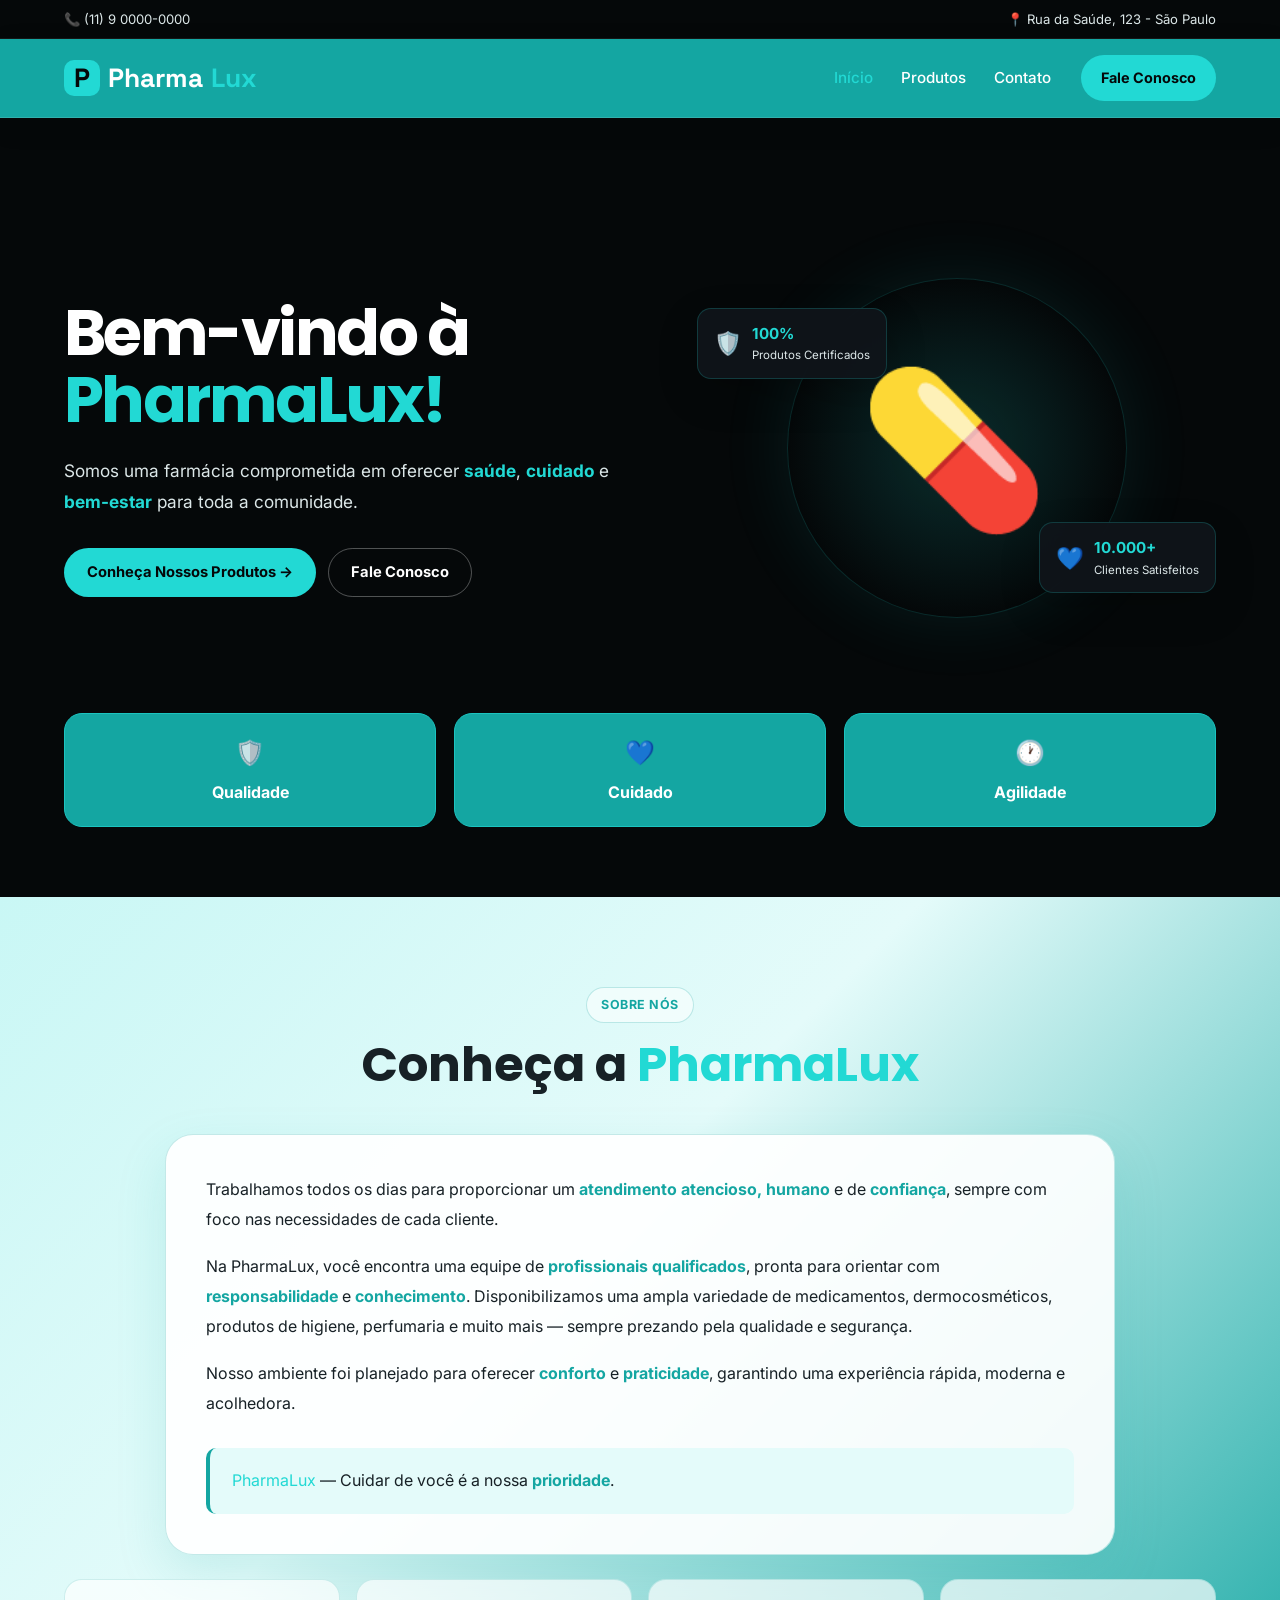
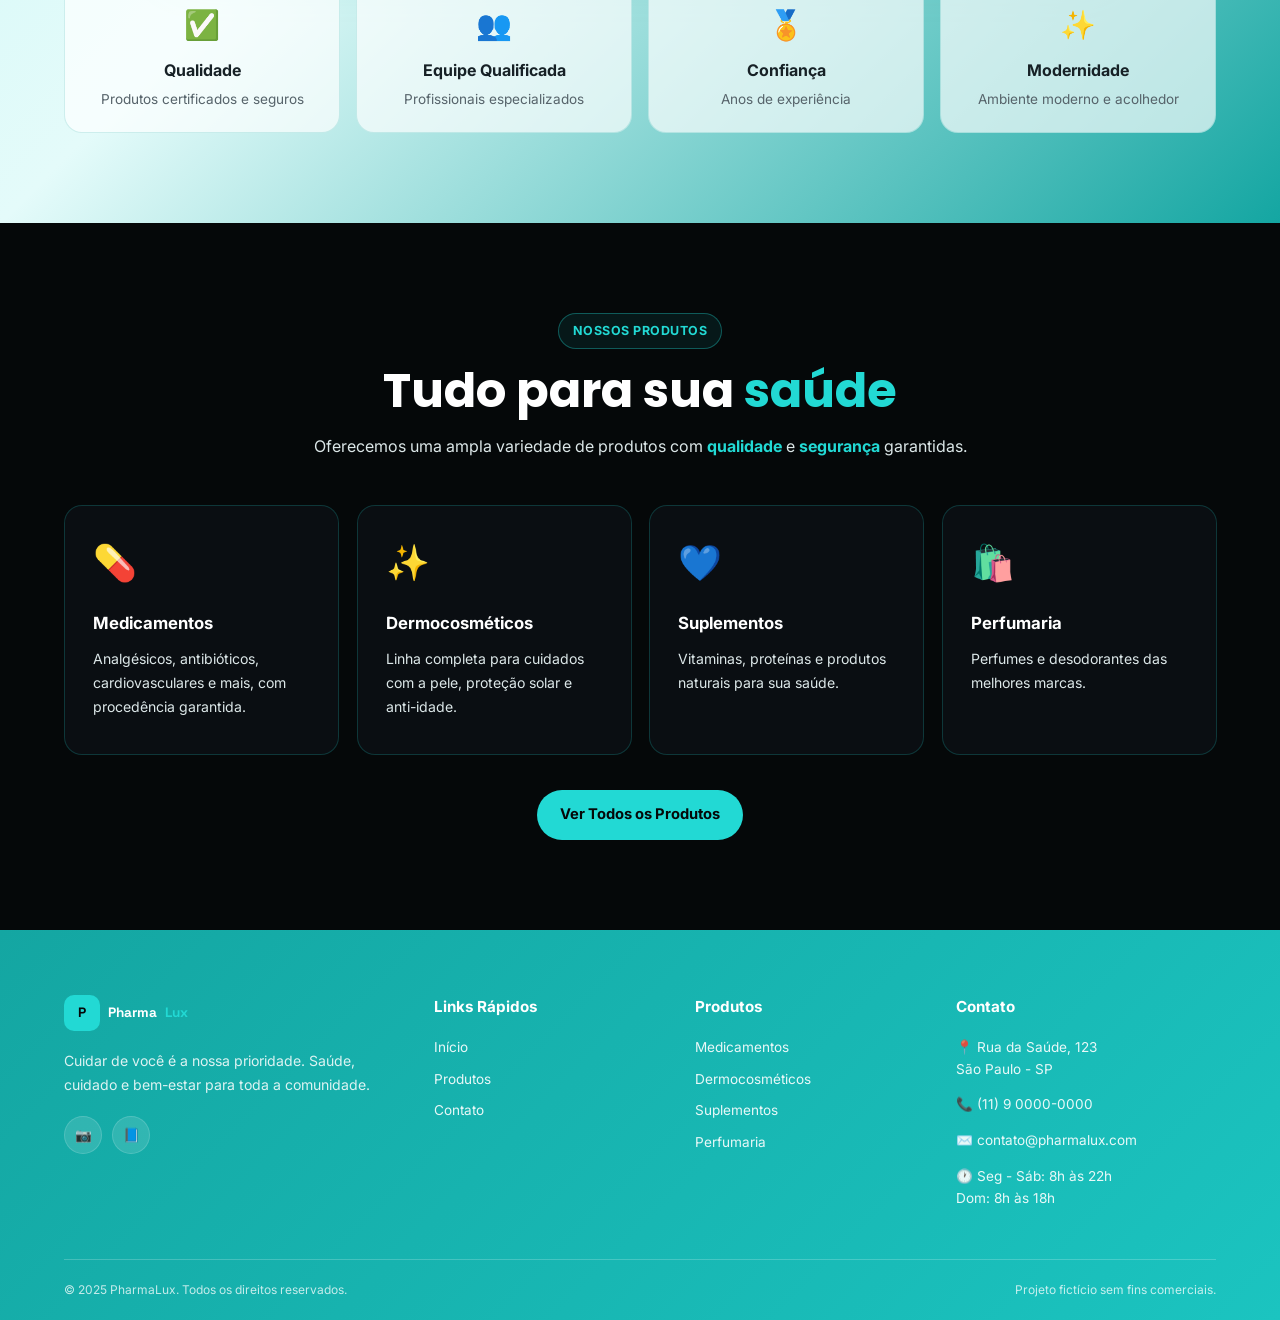
<file: index.html>
<!DOCTYPE html>
<html lang="pt-BR">
<head>
  <meta charset="UTF-8">
  <meta name="viewport" content="width=device-width, initial-scale=1.0">
  <title>PharmaLux — Sua Farmácia de Confiança</title>
  <link rel="stylesheet" href="css/style.css">
</head>
<body>

  <div class="barra-utilitaria">
    <div class="container barra-utilitaria-conteudo">
      <a href="tel:+5511900000000">📞 (11) 9 0000-0000</a>
      <span>📍 Rua da Saúde, 123 - São Paulo</span>
    </div>
  </div>

  <header class="site-header">
    <div class="container">
      <a href="index.html" class="logo">
        <span class="logo-mark">P</span>
        Pharma<span class="logo-destaque">Lux</span>
      </a>

      <nav>
        <ul class="nav-links">
          <li><a href="index.html" aria-current="page">Início</a></li>
          <li><a href="produtos.html">Produtos</a></li>
          <li><a href="contato.html">Contato</a></li>
        </ul>
      </nav>

      <a href="contato.html" class="nav-cta">Fale Conosco</a>
      <button class="nav-toggle" aria-label="Abrir menu">☰</button>
    </div>
  </header>

  <section class="hero">
    <div class="container hero-grid">
      <div class="hero-texto">
        <h1>Bem-vindo à <span class="logo-destaque">PharmaLux!</span></h1>
        <p class="hero-lead">
          Somos uma farmácia comprometida em oferecer <strong>saúde</strong>,
          <strong>cuidado</strong> e <strong>bem-estar</strong> para toda a comunidade.
        </p>
        <div class="hero-acoes">
          <a href="produtos.html" class="btn btn-primario">Conheça Nossos Produtos →</a>
          <a href="contato.html" class="btn btn-secundario">Fale Conosco</a>
        </div>
      </div>

      <div class="hero-visual">
        <div class="pilula-central">
  <span class="eyebrow-pill">💊</span>
</div>
        <div class="hero-imagem-placeholder" aria-hidden="true"></div>
        <div class="selo-flutuante selo-1">
          <span class="selo-icone">🛡️</span>
          <div>
            <strong>100%</strong>
            <span>Produtos Certificados</span>
          </div>
        </div>
        <div class="selo-flutuante selo-2">
          <span class="selo-icone">💙</span>
          <div>
            <strong>10.000+</strong>
            <span>Clientes Satisfeitos</span>
          </div>
        </div>
      </div>
    </div>

    <div class="container">
      <div class="recursos-grid">
        <div class="recurso-card">
          <span class="recurso-icone">🛡️</span>
          <strong>Qualidade</strong>
        </div>
        <div class="recurso-card">
          <span class="recurso-icone">💙</span>
          <strong>Cuidado</strong>
        </div>
        <div class="recurso-card">
          <span class="recurso-icone">🕐</span>
          <strong>Agilidade</strong>
        </div>
      </div>
    </div>
  </section>

  <section class="sobre-preview">
    <div class="container">
      <div class="section-heading-centro">
        <span class="eyebrow-pill eyebrow-pill-clara">Sobre Nós</span>
        <h2>Conheça a <span class="logo-destaque">PharmaLux</span></h2>
      </div>

      <div class="sobre-card">
        <p>
          Trabalhamos todos os dias para proporcionar um <strong>atendimento atencioso, humano</strong>
          e de <strong>confiança</strong>, sempre com foco nas necessidades de cada cliente.
        </p>
        <p>
          Na PharmaLux, você encontra uma equipe de <strong>profissionais qualificados</strong>,
          pronta para orientar com <strong>responsabilidade</strong> e <strong>conhecimento</strong>.
          Disponibilizamos uma ampla variedade de medicamentos, dermocosméticos, produtos de
          higiene, perfumaria e muito mais — sempre prezando pela qualidade e segurança.
        </p>
        <p>
          Nosso ambiente foi planejado para oferecer <strong>conforto</strong> e <strong>praticidade</strong>,
          garantindo uma experiência rápida, moderna e acolhedora.
        </p>

        <div class="sobre-destaque">
          <span class="logo-destaque">PharmaLux</span> — Cuidar de você é a nossa <strong>prioridade</strong>.
        </div>
      </div>

      <div class="sobre-diferenciais-grid">
        <div class="diferencial-mini">
          <span class="diferencial-icone">✅</span>
          <strong>Qualidade</strong>
          <span>Produtos certificados e seguros</span>
        </div>
        <div class="diferencial-mini">
          <span class="diferencial-icone">👥</span>
          <strong>Equipe Qualificada</strong>
          <span>Profissionais especializados</span>
        </div>
        <div class="diferencial-mini">
          <span class="diferencial-icone">🏅</span>
          <strong>Confiança</strong>
          <span>Anos de experiência</span>
        </div>
        <div class="diferencial-mini">
          <span class="diferencial-icone">✨</span>
          <strong>Modernidade</strong>
          <span>Ambiente moderno e acolhedor</span>
        </div>
      </div>
    </div>
  </section>

  <section class="produtos-preview">
    <div class="container">
      <div class="section-heading-centro section-heading-clara">
        <span class="eyebrow-pill">Nossos Produtos</span>
        <h2>Tudo para sua <span class="logo-destaque">saúde</span></h2>
        <p>Oferecemos uma ampla variedade de produtos com <strong>qualidade</strong> e <strong>segurança</strong> garantidas.</p>
      </div>

      <div class="produtos-preview-grid">
        <a href="produtos.html?categoria=Medicamentos" class="produto-preview-card">
          <span class="produto-preview-icone">💊</span>
          <strong>Medicamentos</strong>
          <span>Analgésicos, antibióticos, cardiovasculares e mais, com procedência garantida.</span>
        </a>
        <a href="produtos.html?categoria=Dermocosmético" class="produto-preview-card">
          <span class="produto-preview-icone">✨</span>
          <strong>Dermocosméticos</strong>
          <span>Linha completa para cuidados com a pele, proteção solar e anti-idade.</span>
        </a>
        <a href="produtos.html?categoria=Suplementos" class="produto-preview-card">
          <span class="produto-preview-icone">💙</span>
          <strong>Suplementos</strong>
          <span>Vitaminas, proteínas e produtos naturais para sua saúde.</span>
        </a>
        <a href="produtos.html?categoria=Perfumaria" class="produto-preview-card">
          <span class="produto-preview-icone">🛍️</span>
          <strong>Perfumaria</strong>
          <span>Perfumes e desodorantes das melhores marcas.</span>
        </a>
      </div>

      <div class="produtos-preview-cta">
        <a href="produtos.html" class="btn btn-primario">Ver Todos os Produtos</a>
      </div>
    </div>
  </section>

  <footer class="site-footer-novo">
    <div class="container">
      <div class="footer-grid-novo">
        <div>
          <a href="index.html" class="logo" style="color: white;">
            <span class="logo-mark">P</span>
            Pharma<span class="logo-destaque">Lux</span>
          </a>
          <p class="footer-descricao">
            Cuidar de você é a nossa prioridade. Saúde, cuidado e bem-estar para toda a comunidade.
          </p>
          <div class="footer-redes">
            <a href="#" aria-label="Instagram">📷</a>
            <a href="#" aria-label="Facebook">📘</a>
          </div>
        </div>

        <div>
          <h4>Links Rápidos</h4>
          <ul>
            <li><a href="index.html">Início</a></li>
            <li><a href="produtos.html">Produtos</a></li>
            <li><a href="contato.html">Contato</a></li>
          </ul>
        </div>

        <div>
          <h4>Produtos</h4>
          <ul>
            <li><a href="produtos.html?categoria=Medicamentos">Medicamentos</a></li>
            <li><a href="produtos.html?categoria=Dermocosmético">Dermocosméticos</a></li>
            <li><a href="produtos.html?categoria=Suplementos">Suplementos</a></li>
            <li><a href="produtos.html?categoria=Perfumaria">Perfumaria</a></li>
          </ul>
        </div>

        <div>
          <h4>Contato</h4>
          <ul class="footer-contato-lista">
            <li>📍 Rua da Saúde, 123<br>São Paulo - SP</li>
            <li>📞 (11) 9 0000-0000</li>
            <li>✉️ contato@pharmalux.com</li>
            <li>🕐 Seg - Sáb: 8h às 22h<br>Dom: 8h às 18h</li>
          </ul>
        </div>
      </div>

      <div class="footer-bottom-novo">
        <span>© 2025 PharmaLux. Todos os direitos reservados.</span>
        <span>Projeto fictício sem fins comerciais.</span>
      </div>
    </div>
  </footer>

  <script src="js/main.js"></script>
</body>
</html>
</file>
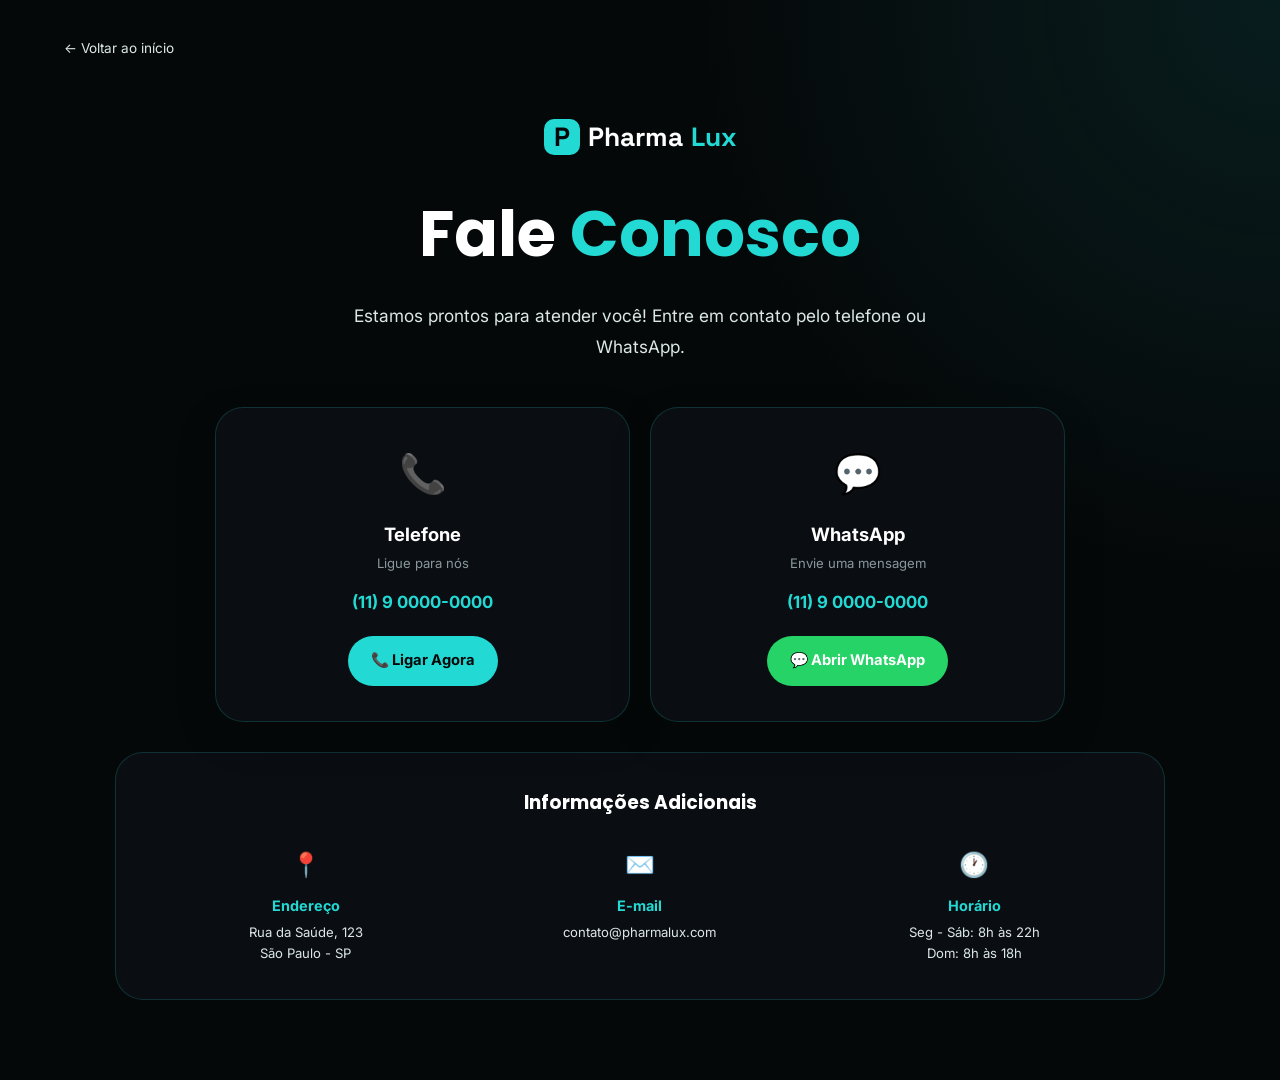
<file: contato.html>
<!DOCTYPE html>
<html lang="pt-BR">
<head>
  <meta charset="UTF-8">
  <meta name="viewport" content="width=device-width, initial-scale=1.0">
  <title>Contato — PharmaLux</title>
  <link rel="stylesheet" href="css/style.css">
</head>
<body>

  <div class="pagina-contato-escura">
    <div class="container">
      <a href="index.html" class="link-voltar">← Voltar ao início</a>

      <div class="contato-cabecalho">
        <a href="index.html" class="logo logo-centro">
          <span class="logo-mark">P</span>
          Pharma<span class="logo-destaque">Lux</span>
        </a>
        <h1>Fale <span class="logo-destaque">Conosco</span></h1>
        <p class="hero-lead">Estamos prontos para atender você! Entre em contato pelo telefone ou WhatsApp.</p>
      </div>

      <div class="contato-canais">
        <div class="canal-card">
          <span class="canal-icone">📞</span>
          <strong>Telefone</strong>
          <span class="canal-legenda">Ligue para nós</span>
          <span class="canal-numero">(11) 9 0000-0000</span>
          <a href="tel:+5511900000000" class="btn btn-primario">📞 Ligar Agora</a>
        </div>
        <div class="canal-card">
          <span class="canal-icone">💬</span>
          <strong>WhatsApp</strong>
          <span class="canal-legenda">Envie uma mensagem</span>
          <span class="canal-numero">(11) 9 0000-0000</span>
          <a href="https://wa.me/5511900000000" class="btn btn-whatsapp" target="_blank" rel="noopener">💬 Abrir WhatsApp</a>
        </div>
      </div>

      <div class="info-adicional-card">
        <h3>Informações Adicionais</h3>
        <div class="info-adicional-grid">
          <div>
            <span class="info-icone">📍</span>
            <strong>Endereço</strong>
            <span>Rua da Saúde, 123<br>São Paulo - SP</span>
          </div>
          <div>
            <span class="info-icone">✉️</span>
            <strong>E-mail</strong>
            <span>contato@pharmalux.com</span>
          </div>
          <div>
            <span class="info-icone">🕐</span>
            <strong>Horário</strong>
            <span>Seg - Sáb: 8h às 22h<br>Dom: 8h às 18h</span>
          </div>
        </div>
      </div>
    </div>
  </div>

  <script src="js/main.js"></script>
</body>
</html>
</file>
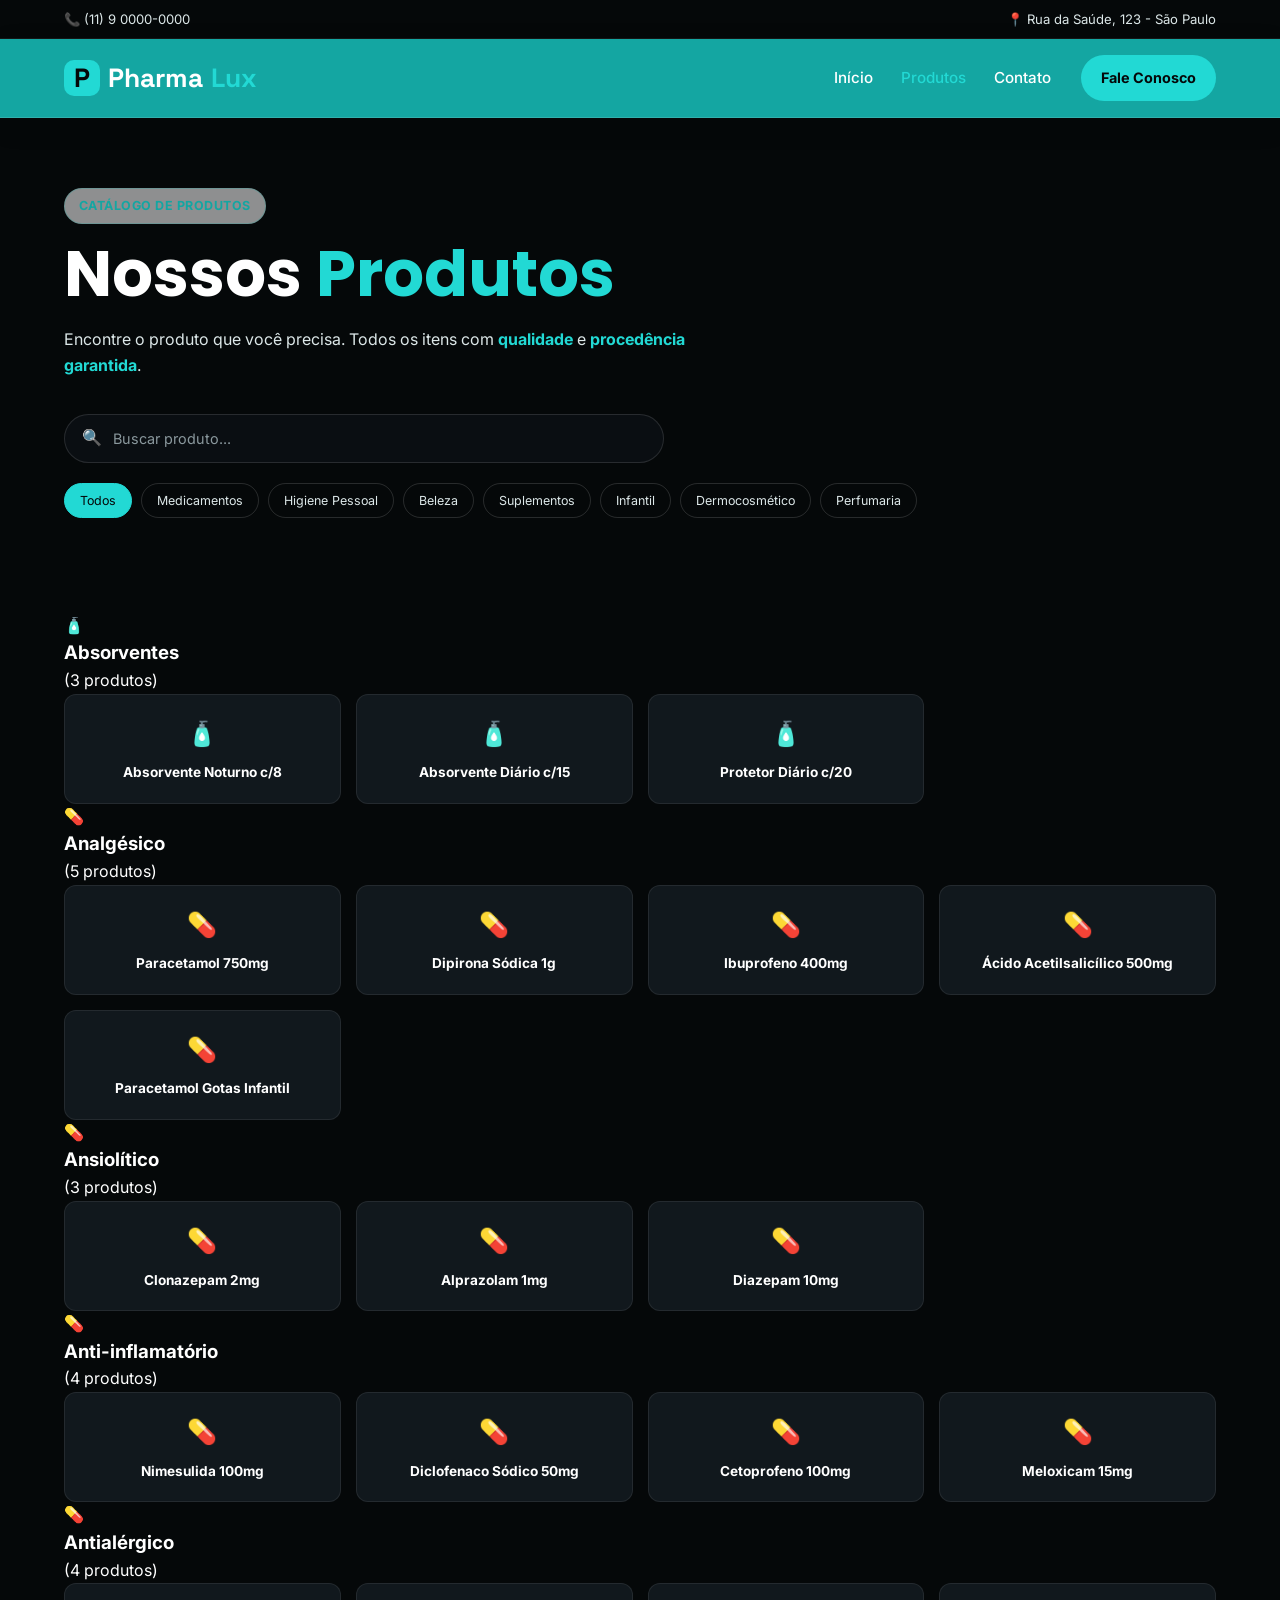
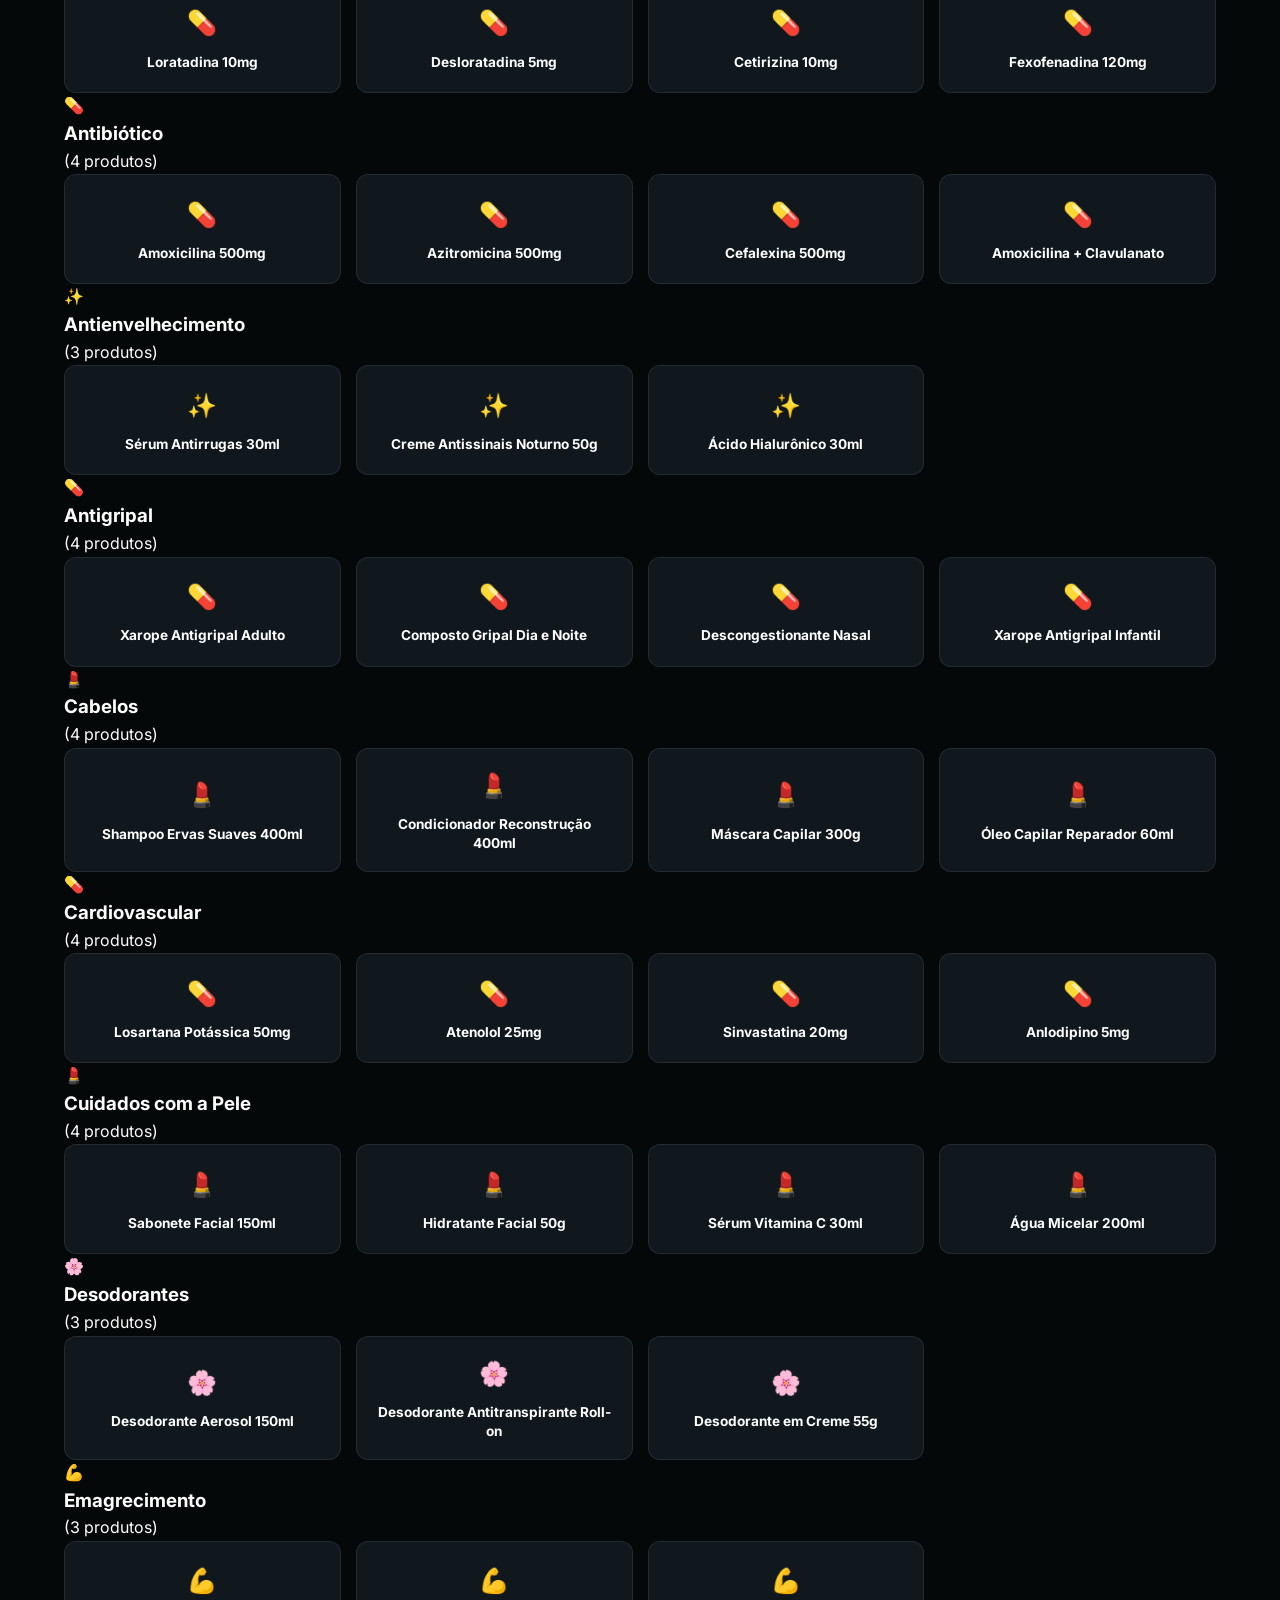
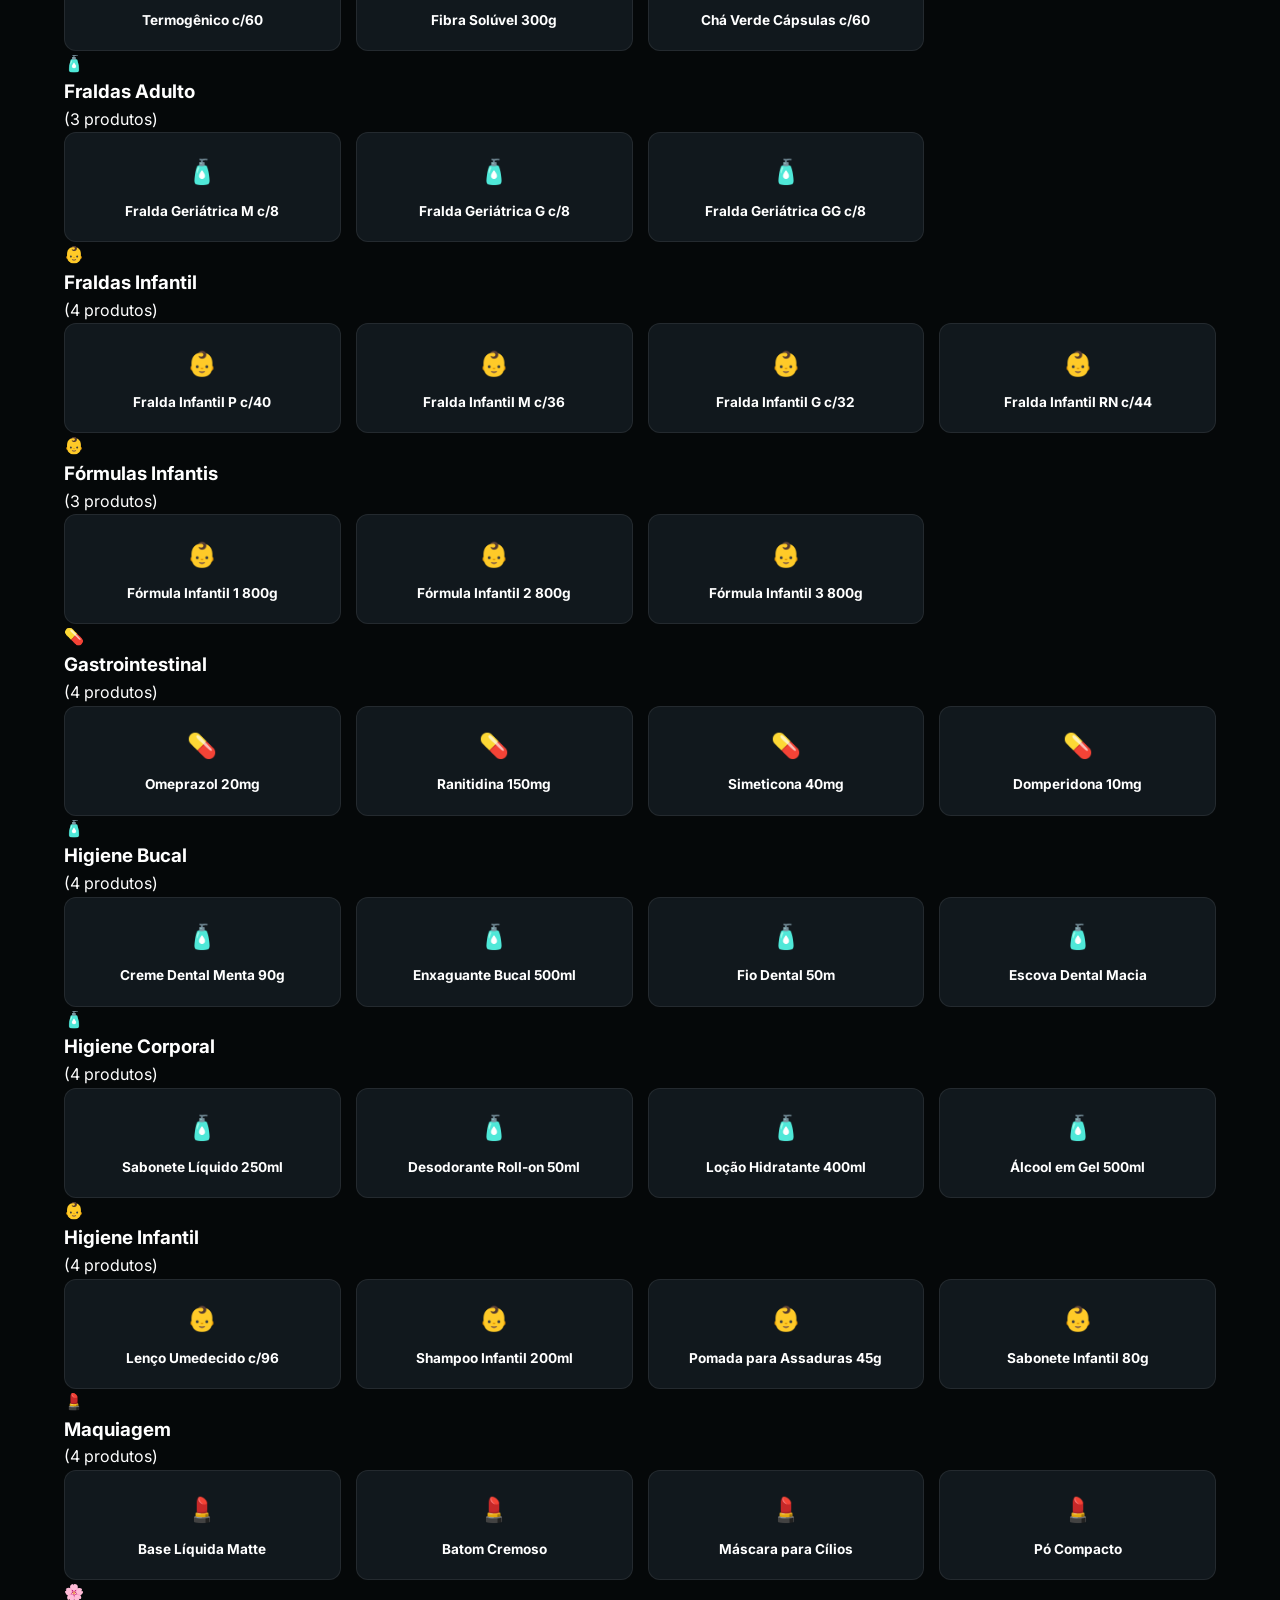
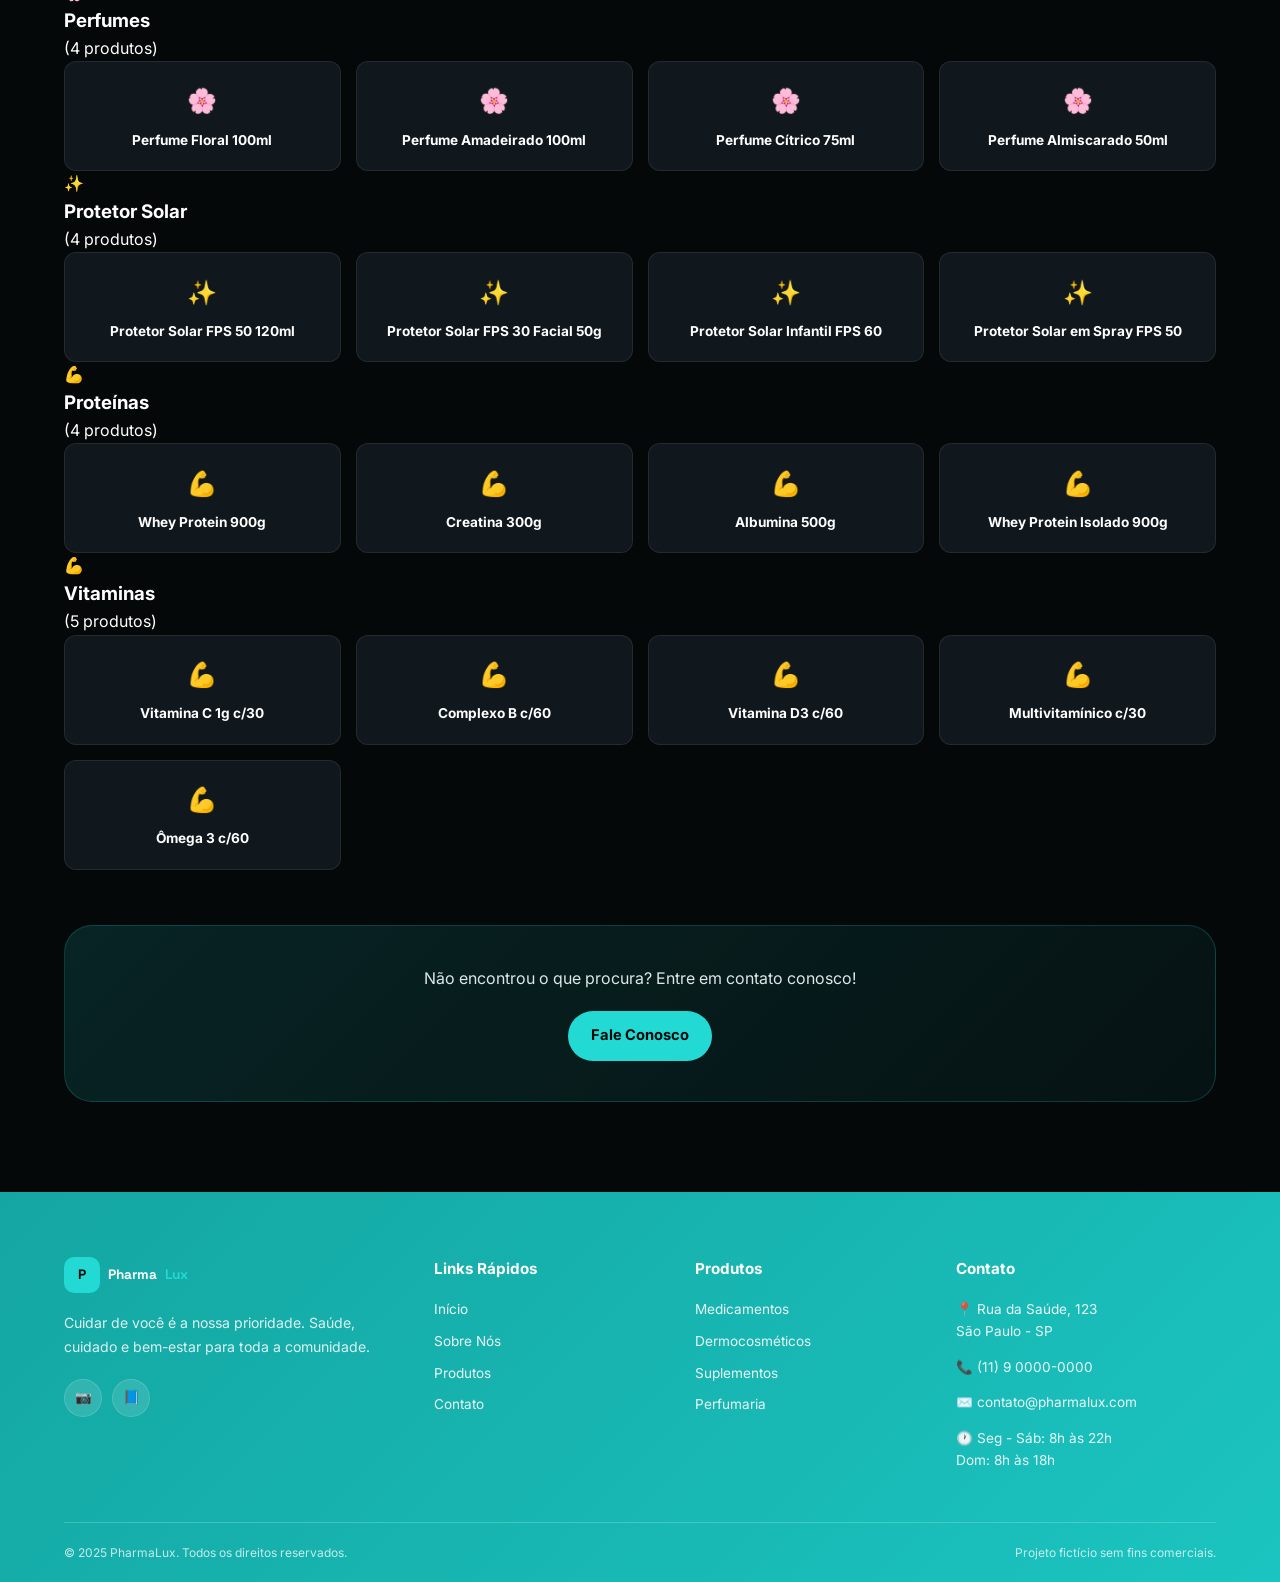
<file: produtos.html>
<!DOCTYPE html>
<html lang="pt-BR">
<head>
  <meta charset="UTF-8">
  <meta name="viewport" content="width=device-width, initial-scale=1.0">
  <title>Produtos — PharmaLux</title>
  <link rel="stylesheet" href="css/style.css">
</head>
<body>

  <div class="barra-utilitaria">
    <div class="container barra-utilitaria-conteudo">
      <a href="tel:+5511900000000">📞 (11) 9 0000-0000</a>
      <span>📍 Rua da Saúde, 123 - São Paulo</span>
    </div>
  </div>

  <header class="site-header">
    <div class="container">
      <a href="index.html" class="logo">
        <span class="logo-mark">P</span>
        Pharma<span class="logo-destaque">Lux</span>
      </a>
      <nav>
        <ul class="nav-links">
          <li><a href="index.html">Início</a></li>
          <li><a href="produtos.html" aria-current="page">Produtos</a></li>
          <li><a href="contato.html">Contato</a></li>
        </ul>
      </nav>
      <a href="contato.html" class="nav-cta">Fale Conosco</a>
      <button class="nav-toggle" aria-label="Abrir menu">☰</button>
    </div>
  </header>

  <section class="pagina-intro-clara">
    <div class="container">
      <span class="eyebrow-pill-clara eyebrow-pill">Catálogo de Produtos</span>
      <h1>Nossos <span class="logo-destaque">Produtos</span></h1>
      <p class="intro-clara-lead">
        Encontre o produto que você precisa. Todos os itens com <strong>qualidade</strong> e
        <strong>procedência garantida</strong>.
      </p>

      <div class="catalogo-controles">
        <div class="campo-busca-wrap">
          <span class="campo-busca-icone">🔍</span>
          <input
            type="search"
            id="campo-busca"
            class="campo-busca"
            placeholder="Buscar produto..."
            aria-label="Buscar produto por nome"
          >
        </div>

        <div class="filtros-categoria" id="filtros-categoria">
          <button class="filtro-chip filtro-chip-ativo" data-categoria="todas">Todos</button>
          <button class="filtro-chip" data-categoria="Medicamentos">Medicamentos</button>
          <button class="filtro-chip" data-categoria="Higiene Pessoal">Higiene Pessoal</button>
          <button class="filtro-chip" data-categoria="Beleza">Beleza</button>
          <button class="filtro-chip" data-categoria="Suplementos">Suplementos</button>
          <button class="filtro-chip" data-categoria="Infantil">Infantil</button>
          <button class="filtro-chip" data-categoria="Dermocosmético">Dermocosmético</button>
          <button class="filtro-chip" data-categoria="Perfumaria">Perfumaria</button>
        </div>
      </div>
    </div>
  </section>

  <section class="catalogo-agrupado">
    <div class="container">
      <div id="grupos-produtos"><!-- JS insere os grupos por subcategoria aqui --></div>

      <p id="estado-vazio" class="estado-vazio" hidden>
        Nenhum produto encontrado. Tente outro termo de busca ou categoria.
      </p>

      <div class="catalogo-cta">
        <p>Não encontrou o que procura? Entre em contato conosco!</p>
        <a href="contato.html" class="btn btn-primario">Fale Conosco</a>
      </div>
    </div>
  </section>

  <footer class="site-footer-novo">
    <div class="container">
      <div class="footer-grid-novo">
        <div>
          <a href="index.html" class="logo" style="color: white;">
            <span class="logo-mark">P</span>
            Pharma<span class="logo-destaque">Lux</span>
          </a>
          <p class="footer-descricao">
            Cuidar de você é a nossa prioridade. Saúde, cuidado e bem-estar para toda a comunidade.
          </p>
          <div class="footer-redes">
            <a href="#" aria-label="Instagram">📷</a>
            <a href="#" aria-label="Facebook">📘</a>
          </div>
        </div>
        <div>
          <h4>Links Rápidos</h4>
          <ul>
            <li><a href="index.html">Início</a></li>
            <li><a href="sobre.html">Sobre Nós</a></li>
            <li><a href="produtos.html">Produtos</a></li>
            <li><a href="contato.html">Contato</a></li>
          </ul>
        </div>
        <div>
          <h4>Produtos</h4>
          <ul>
            <li><a href="produtos.html?categoria=Medicamentos">Medicamentos</a></li>
            <li><a href="produtos.html?categoria=Dermocosmético">Dermocosméticos</a></li>
            <li><a href="produtos.html?categoria=Suplementos">Suplementos</a></li>
            <li><a href="produtos.html?categoria=Perfumaria">Perfumaria</a></li>
          </ul>
        </div>
        <div>
          <h4>Contato</h4>
          <ul class="footer-contato-lista">
            <li>📍 Rua da Saúde, 123<br>São Paulo - SP</li>
            <li>📞 (11) 9 0000-0000</li>
            <li>✉️ contato@pharmalux.com</li>
            <li>🕐 Seg - Sáb: 8h às 22h<br>Dom: 8h às 18h</li>
          </ul>
        </div>
      </div>
      <div class="footer-bottom-novo">
        <span>© 2025 PharmaLux. Todos os direitos reservados.</span>
        <span>Projeto fictício sem fins comerciais.</span>
      </div>
    </div>
  </footer>

  <script src="js/produtos.js"></script>
</body>
</html>
</file>
<file: css/style.css>
/*---Fontes---*/

@import url('https://fonts.googleapis.com/css2?family=IBM+Plex+Sans:wght@300;400;500;600;700&family=Inter:wght@300;400;500;600;700&family=Poppins:wght@300;400;500;600;700;800&family=Space+Grotesk:wght@400;500;600;700&display=swap');


/*---Variáveis---*/

:root {

  /* Cores principais */
  --preto: #050809;
  --preto-2: #0A0E12;
  --escuro: #0F151A;
  --branco: #FFFFFF;
  --branco-suave: #F7FAFA;

  /* Cianos */
  --ciano: #22D9D4;
  --ciano-medio: #1BC4C0;
  --ciano-escuro: #14A6A2;
  --ciano-muito-escuro: #087B78;
  --ciano-claro: #C9F7F5;
  --ciano-soft: #E4FBFA;

  /* WhatsApp */
  --whatsapp: #25D366;

  /* Textos */
  --texto-escuro: #172126;
  --texto-medio: #56636A;
  --texto-claro: #DCE7E8;
  --texto-cinza: #8A989D;

  /* Bordas */
  --borda: rgba(255, 255, 255, 0.10);
  --borda-clara: rgba(20, 166, 162, 0.20);

  /* Categorias */
  --medicamentos: #22D9D4;
  --higiene: #8ED6FF;
  --beleza: #F59CCB;
  --suplementos: #9BE28C;
  --infantil: #FFD166;
  --dermocosmetico: #B8A1FF;
  --perfumaria: #FFB86B;

  /* Bordas */
  --radius: 18px;
  --radius-small: 12px;
  --radius-large: 28px;

  /* Sombras */
  --sombra: 0 15px 40px rgba(0, 0, 0, 0.20);
}

/*---Reset---*/

* {
  margin: 0;
  padding: 0;
  box-sizing: border-box;
}

html {
  scroll-behavior: smooth;
}

body {
  font-family: 'Inter', sans-serif;
  background: var(--preto);
  color: var(--texto-claro);
  line-height: 1.6;
}

img {
  max-width: 100%;
  display: block;
}

a {
  color: inherit;
  text-decoration: none;
}

button,
input {
  font-family: inherit;
}

button {
  cursor: pointer;
}

ul {
  list-style: none;
}

/*---Container---*/

.container {
  width: 100%;
  max-width: 1200px;
  margin: 0 auto;
  padding-left: 24px;
  padding-right: 24px;
}

/*---Barra Utilitária---*/

.barra-utilitaria {
  background: var(--preto);
  color: var(--texto-claro);
  border-bottom: 1px solid rgba(255, 255, 255, 0.06);
  font-size: 0.82rem;
}

.barra-utilitaria-conteudo {
  min-height: 38px;
  display: flex;
  align-items: center;
  justify-content: space-between;
  gap: 20px;
}

.barra-utilitaria a {
  transition: color 0.2s ease;
}

.barra-utilitaria a:hover {
  color: var(--ciano);
}

/*---Cabeçalho---*/

.site-header {
  position: sticky;
  top: 0;
  z-index: 1000;
  background: var(--ciano-escuro);
  color: var(--branco);
  border-bottom: 1px solid rgba(255, 255, 255, 0.12);
  box-shadow:
    0 8px 25px rgba(0, 0, 0, 0.12);
}

.site-header > .container {
  min-height: 78px;
  display: flex;
  align-items: center;
  justify-content: space-between;
  gap: 30px;
}

/*---Logo---*/

.logo {
  display: inline-flex;
  align-items: center;
  gap: 8px;
  font-family: 'Space Grotesk', sans-serif;
  font-size: 1.65rem;
  font-weight: 700;
  color: var(--branco);
  white-space: nowrap;
  flex-shrink: 0;
}

.logo-mark {
  width: 36px;
  height: 36px;
  display: inline-flex;
  align-items: center;
  justify-content: center;
  border-radius: 10px;
  background: var(--ciano);
  color: var(--preto);
  font-weight: 800;
}

.logo-destaque {
  color: var(--ciano);
}

/*---Navegação---*/

nav {
  margin-left: auto;
}

.nav-links {
  display: flex;
  align-items: center;
  gap: 28px;
}

.nav-links a {
  color: var(--branco);
  font-size: 0.95rem;
  font-weight: 500;
  transition:
    color 0.2s ease,
    opacity 0.2s ease;
}

.nav-links a:hover,
.nav-links a[aria-current="page"] {
  color: var(--ciano);
}

/*---Botão (Fale Conosco)---*/

.nav-cta {
  padding: 11px 20px;
  background: var(--ciano);
  color: var(--preto);
  border-radius: 999px;
  font-size: 0.9rem;
  font-weight: 700;
  transition:
    background 0.2s ease,
    color 0.2s ease,
    transform 0.2s ease;
}

.nav-cta:hover {
  background: var(--branco);
  color: var(--ciano-escuro);
  transform: translateY(-2px);
}

/*---Menu Mobile---*/

.nav-toggle {
  display: none;
  border: none;
  background: transparent;
  color: var(--branco);
  font-size: 1.6rem;
}

/*---Botões---*/

.btn {
  display: inline-flex;
  align-items: center;
  justify-content: center;
  gap: 8px;
  min-height: 48px;
  padding: 12px 22px;
  border-radius: 999px;
  font-size: 0.92rem;
  font-weight: 700;
  border: 1px solid transparent;
  transition:
    transform 0.2s ease,
    background 0.2s ease,
    color 0.2s ease,
    border-color 0.2s ease,
    box-shadow 0.2s ease;
}

.btn:hover {
  transform: translateY(-2px);
}

.btn-primario {
  background: var(--ciano);
  color: var(--preto);
}

.btn-primario:hover {
  background: var(--branco);
  color: var(--ciano-escuro);
  box-shadow:
    0 8px 25px rgba(34, 217, 212, 0.25);
}

.btn-secundario {
  background: transparent;
  color: var(--branco);
  border-color: rgba(255, 255, 255, 0.30);
}

.btn-secundario:hover {
  background: var(--branco);
  color: var(--preto);
}

.btn-whatsapp {
  background: var(--whatsapp);
  color: var(--branco);
}

.btn-whatsapp:hover {
  background: var(--branco);
  color: var(--whatsapp);
}

/*---EYEBROW---*/

.eyebrow-pill {
  display: inline-flex;
  align-items: center;
  justify-content: center;
  padding: 7px 14px;
  border: 1px solid rgba(34, 217, 212, 0.35);
  border-radius: 999px;
  background: rgba(34, 217, 212, 0.08);
  color: var(--ciano);
  font-size: 0.78rem;
  font-weight: 700;
  letter-spacing: 0.04em;
  text-transform: uppercase;
}

.eyebrow-pill-clara {
  background: rgba(255, 255, 255, 0.55);
  border-color: rgba(20, 166, 162, 0.25);
  color: var(--ciano-escuro);
}

/*---Hero Bem Vindo---*/

.hero {
  position: relative;
  overflow: hidden;
  background: var(--preto);
  color: var(--branco);
  padding: 90px 0 70px;
}

.hero-grid {
  min-height: 480px;
  display: grid;
  grid-template-columns: 1.05fr 0.95fr;
  align-items: center;
  gap: 60px;
}

.hero-texto {
  position: relative;
  z-index: 2;
}

.hero h1 {
  margin-bottom: 22px;
  font-family: 'Poppins', sans-serif;
  font-size: clamp(2.5rem, 5vw, 4.7rem);
  line-height: 1.05;
  letter-spacing: -0.04em;
  color: var(--branco);
}

.hero h1 .logo-destaque {
  color: var(--ciano);
}

.hero-lead {
  max-width: 650px;
  margin-bottom: 30px;
  color: var(--texto-claro);
  font-size: 1.08rem;
  line-height: 1.8;
}

.hero-lead strong {
  color: var(--ciano);
}

.hero-acoes {
  display: flex;
  flex-wrap: wrap;
  gap: 12px;
}

/*---Visual Hero---*/

.hero-visual {
  min-height: 390px;
  position: relative;
  display: flex;
  align-items: center;
  justify-content: center;
}

.hero-imagem-placeholder {
  width: 340px;
  height: 340px;
  border-radius: 50%;
  background:
    radial-gradient(
      circle,
      rgba(34, 217, 212, 0.18) 0%,
      rgba(34, 217, 212, 0.07) 45%,
      transparent 72%
    );

  border: 1px solid rgba(34, 217, 212, 0.16);
  box-shadow:
    0 0 70px rgba(34, 217, 212, 0.10);
}

.pilula-central {
  position: absolute;
  top: 50%;
  left: 50%;
  transform: translate(-50%, -50%);
  z-index: 3;
}

.pilula-central .eyebrow-pill {
  padding: 0;
  background: none;
  border: none;
  font-size: 9.5rem;
  color: var(--ciano);
  animation:
    flutuar 3s ease-in-out infinite,
    brilhar 2s ease-in-out infinite alternate;
}

@keyframes flutuar {
  0%,
  100% {
    transform: translateY(0);
  }

  50% {
    transform: translateY(-10px);
  }
}

@keyframes brilhar {
  from {
    filter:
      drop-shadow(
        0 0 20px rgba(34, 217, 212, 0.45)
      );
  }

  to {
    filter:
      drop-shadow(
        0 0 35px rgba(34, 217, 212, 0.90)
      );
  }
}

/*---Selos Flutuantes---*/

.selo-flutuante {
  position: absolute;
  display: flex;
  align-items: center;
  gap: 10px;
  padding: 13px 16px;
  background: rgba(15, 21, 26, 0.94);
  border: 1px solid rgba(34, 217, 212, 0.20);
  border-radius: 14px;
  box-shadow: var(--sombra);
  color: var(--branco);
  backdrop-filter: blur(10px);
}

.selo-1 {
  top: 55px;
  left: 0;
}

.selo-2 {
  right: 0;
  bottom: 50px;
}

.selo-icone {
  font-size: 1.4rem;
}

.selo-flutuante strong {
  display: block;
  color: var(--ciano);
  font-size: 0.95rem;
}

.selo-flutuante div span {
  display: block;
  color: var(--texto-claro);
  font-size: 0.72rem;
}

/*---Cards Principais---*/

.recursos-grid {
  position: relative;
  z-index: 5;
  display: grid;
  grid-template-columns: repeat(3, 1fr);
  gap: 18px;
  margin-top: 25px;
}

.recurso-card {
  min-height: 105px;
  display: flex;
  flex-direction: column;
  align-items: center;
  justify-content: center;
  gap: 8px;
  padding: 20px;
  background: var(--ciano-escuro);
  border: 1px solid var(--ciano-medio);
  border-radius: var(--radius);
  color: var(--branco);
  transition:
    box-shadow 0.2s ease,
    border-color 0.2s ease,
    background 0.2s ease,
    transform 0.2s ease;
}

.recurso-card:hover {
  background: var(--ciano-medio);
  border-color: var(--ciano);
  box-shadow:
    0 0 24px rgba(34, 217, 212, 0.35);
  transform: translateY(-3px);
}

.recurso-icone {
  font-size: 1.5rem;
}

.recurso-card strong {
  color: var(--branco);
}

/*---Sobre Nós (Home)---*/

.sobre-preview {
  position: relative;
  background:
    linear-gradient(
      135deg,
      var(--ciano-claro) 0%,
      var(--ciano-soft) 42%,
      var(--ciano-escuro) 100%
    );

  color: var(--texto-escuro);
  padding: 90px 0;
}

.section-heading-centro {
  text-align: center;
  margin-bottom: 42px;
}

.section-heading-centro h2 {
  margin-top: 14px;
  font-family: 'Poppins', sans-serif;
  font-size: clamp(2rem, 4vw, 3rem);
  line-height: 1.15;
}

.sobre-preview .section-heading-centro h2 {
  color: var(--texto-escuro);
}

.sobre-card {
  max-width: 950px;
  margin: 0 auto;
  padding: 40px;
  background: rgba(255, 255, 255, 0.92);
  border: 1px solid rgba(20, 166, 162, 0.25);
  border-radius: var(--radius-large);
  box-shadow:
    0 20px 50px rgba(20, 166, 162, 0.15);
  color: var(--texto-escuro);
}

.sobre-card p {
  margin-bottom: 18px;
  color: var(--texto-escuro);
  font-size: 1rem;
  line-height: 1.85;
}

.sobre-card p:last-of-type {
  margin-bottom: 0;
}

.sobre-card strong {
  color: var(--ciano-escuro);
}

.sobre-destaque {
  margin-top: 30px;
  padding: 20px 22px;
  background: var(--ciano-soft);
  border-left: 4px solid var(--ciano-escuro);
  border-radius: 10px;
  color: var(--texto-escuro);
  font-size: 1rem;
}

.sobre-destaque strong {
  color: var(--ciano-escuro);
}

/*---Diferenciais---*/

.sobre-diferenciais-grid {
  display: grid;
  grid-template-columns: repeat(4, 1fr);
  gap: 16px;
  margin-top: 24px;
}

.diferencial-mini {
  min-height: 150px;
  display: flex;
  flex-direction: column;
  align-items: center;
  justify-content: center;
  padding: 22px;
  background: rgba(255, 255, 255, 0.68);
  border: 1px solid rgba(20, 166, 162, 0.18);
  border-radius: var(--radius);
  text-align: center;
  transition:
    box-shadow 0.2s ease,
    transform 0.2s ease;
}

.diferencial-mini:hover {
  box-shadow:
    0 0 24px rgba(20, 166, 162, 0.25);
  transform: translateY(-3px);
}

.diferencial-icone {
  margin-bottom: 10px;
  font-size: 1.8rem;
}

.diferencial-mini strong {
  display: block;
  margin-bottom: 5px;
  color: var(--texto-escuro);
}

.diferencial-mini > span:last-child {
  color: var(--texto-medio);
  font-size: 0.85rem;
}

/*---Nossos Produtos (Home)---*/

.produtos-preview {
  background: var(--preto);
  color: var(--branco);
  padding: 90px 0;
}

.section-heading-clara h2 {
  color: var(--branco);
}

.section-heading-clara p {
  max-width: 700px;
  margin: 16px auto 0;
  color: var(--texto-claro);
}

.section-heading-clara p strong {
  color: var(--ciano);
}

.produtos-preview-grid {
  display: grid;
  grid-template-columns: repeat(4, 1fr);
  gap: 18px;
  margin-top: 45px;
}

.produto-preview-card {
  min-height: 250px;
  display: flex;
  flex-direction: column;
  padding: 28px;
  background: var(--preto-2);
  border: 1px solid rgba(34, 217, 212, 0.20);
  border-radius: var(--radius);
  color: var(--branco);
  transition:
    transform 0.2s ease,
    border-color 0.2s ease,
    box-shadow 0.2s ease;
}

.produto-preview-card:hover {
  border-color: var(--ciano);
  box-shadow:
    0 0 25px rgba(34, 217, 212, 0.20);
  transform: translateY(-4px);
}

.produto-preview-icone {
  margin-bottom: 20px;
  font-size: 2.2rem;
}

.produto-preview-card strong {
  margin-bottom: 10px;
  color: var(--branco);
  font-size: 1.05rem;
}

.produto-preview-card > span:last-child {
  color: var(--texto-claro);
  font-size: 0.88rem;
  line-height: 1.7;
}

.produtos-preview-cta {
  margin-top: 35px;
  text-align: center;
}

/*---Rodapé---*/

.site-footer-novo {
  background:
    linear-gradient(
      135deg,
      var(--ciano-escuro) 0%,
      var(--ciano-medio) 100%
    );

  color: var(--branco);
  padding: 65px 0 0;
}

.footer-grid-novo {
  display: grid;
  grid-template-columns: 1.5fr 1fr 1fr 1.2fr;
  gap: 45px;
}

.site-footer-novo h4 {
  margin-bottom: 18px;
  color: var(--branco);
  font-size: 0.95rem;
}

.footer-descricao {
  max-width: 330px;
  margin-top: 18px;
  color: rgba(255, 255, 255, 0.85);
  font-size: 0.88rem;
  line-height: 1.7;
}

.site-footer-novo ul {
  display: flex;
  flex-direction: column;
  gap: 10px;
}

.site-footer-novo li,
.site-footer-novo a {
  color: rgba(255, 255, 255, 0.90);
  font-size: 0.85rem;
}

.site-footer-novo a {
  transition: color 0.2s ease;
}

.site-footer-novo a:hover {
  color: var(--ciano-claro);
}

.footer-redes {
  display: flex;
  gap: 10px;
  margin-top: 20px;
}

.footer-redes a {
  width: 38px;
  height: 38px;
  display: flex;
  align-items: center;
  justify-content: center;
  background: rgba(255, 255, 255, 0.12);
  border: 1px solid rgba(255, 255, 255, 0.15);
  border-radius: 50%;
  transition:
    background 0.2s ease,
    transform 0.2s ease;
}

.footer-redes a:hover {
  background: var(--branco);
  transform: translateY(-2px);
}

.footer-contato-lista {
  gap: 14px !important;
}

.footer-bottom-novo {
  margin-top: 50px;
  padding: 20px 0;
  display: flex;
  justify-content: space-between;
  gap: 20px;
  border-top: 1px solid rgba(255, 255, 255, 0.20);
  color: rgba(255, 255, 255, 0.75);
  font-size: 0.75rem;
}

/*---Página de Produtos (Cabeçalho)---*/

.pagina-intro-clara {
  background: var(--preto);
  color: var(--branco);
  padding: 70px 0 45px;
}

.pagina-intro-clara h1 {
  margin-top: 15px;
  font-family: 'Poppins', sans-serif;
  font-size: clamp(2.4rem, 5vw, 4rem);
  line-height: 1.1;
}

.intro-clara-lead {
  max-width: 700px;
  margin-top: 18px;
  color: var(--texto-claro);
  font-size: 1rem;
}

.intro-clara-lead strong {
  color: var(--ciano);
}

/*---Controles do Catálogo---*/

.catalogo-controles {
  margin-top: 35px;
}

.campo-busca-wrap {
  position: relative;
  max-width: 600px;
}

.campo-busca-icone {
  position: absolute;
  left: 18px;
  top: 50%;
  transform: translateY(-50%);
  color: var(--ciano);
  pointer-events: none;
}

.campo-busca {
  width: 100%;
  padding: 15px 18px 15px 48px;
  background: var(--preto-2);
  border: 1px solid rgba(255, 255, 255, 0.12);
  border-radius: 999px;
  outline: none;
  color: var(--branco);
  font-size: 0.9rem;
  transition:
    border-color 0.2s ease,
    box-shadow 0.2s ease;
}

.campo-busca::placeholder {
  color: var(--texto-cinza);
}

.campo-busca:focus {
  border-color: var(--ciano);
  box-shadow:
    0 0 0 3px rgba(34, 217, 212, 0.10);
}

.filtros-categoria {
  display: flex;
  flex-wrap: wrap;
  gap: 9px;
  margin-top: 20px;
}

.filtro-chip {
  padding: 9px 15px;
  background: transparent;
  border: 1px solid rgba(255, 255, 255, 0.14);
  border-radius: 999px;
  color: var(--texto-claro);
  font-size: 0.78rem;
  transition:
    background 0.2s ease,
    color 0.2s ease,
    border-color 0.2s ease;
}

.filtro-chip:hover,
.filtro-chip-ativo {
  background: var(--ciano);
  border-color: var(--ciano);
  color: var(--preto);
}

/*---Catálogo (Bloco por categoria)---*/

.catalogo-agrupado {
  background: var(--preto);
  color: var(--branco);
  padding: 50px 0 90px;
}


/* Cada categoria/subcategoria vira um bloco */
.grupo-produtos {
  margin-bottom: 45px;
  padding: 30px;
  background: var(--preto-2);
  border: 1px solid rgba(34, 217, 212, 0.16);
  border-radius: var(--radius-large);
  box-shadow:
    0 15px 35px rgba(0, 0, 0, 0.18);
}


/* Título do bloco */
.grupo-produtos h2 {
  display: flex;
  align-items: center;
  gap: 12px;
  margin-bottom: 25px;
  color: var(--branco);
  font-family: 'Poppins', sans-serif;
  font-size: 1.45rem;
}


/* Barra ciano do título */
.grupo-produtos h2::before {
  content: "";
  width: 5px;
  height: 30px;
  display: inline-block;
  background: var(--ciano);
  border-radius: 999px;
}


/* Linha decorativa */
.grupo-produtos h2::after {
  content: "";
  flex: 1;
  height: 1px;
  background:
    linear-gradient(
      90deg,
      rgba(34, 217, 212, 0.45),
      transparent
    );
}

/*---Grid dos Produtos dentro dos Blocos---*/

.produtos-grid {
  display: grid;
  grid-template-columns:
    repeat(4, minmax(0, 1fr));
  gap: 15px;
}

/*---Card Individual dos Produtos---*/

.produto-card {
  min-height: 180px;
  display: flex;
  flex-direction: column;
  padding: 20px;
  background: #11181D;
  border: 1px solid rgba(255, 255, 255, 0.07);
  border-radius: var(--radius);
  transition:
    transform 0.2s ease,
    border-color 0.2s ease,
    box-shadow 0.2s ease,
    background 0.2s ease;
}

.produto-card:hover {
  transform: translateY(-4px);
  background: #141E23;
  border-color: rgba(34, 217, 212, 0.45);
  box-shadow:
    0 10px 30px rgba(0, 0, 0, 0.25),
    0 0 20px rgba(34, 217, 212, 0.08);
}

.produto-card h3 {
  margin-bottom: 8px;
  color: var(--branco);
  font-size: 0.98rem;
  line-height: 1.35;
}

.produto-card p {
  color: var(--texto-claro);
  font-size: 0.82rem;
  line-height: 1.55;
}

.produto-preco {
  margin-top: auto;
  padding-top: 15px;
  color: var(--ciano);
  font-size: 1.05rem;
  font-weight: 700;
}

/*---Estado Vazio---*/

.estado-vazio {
  padding: 50px 20px;
  text-align: center;
  color: var(--texto-claro);
  border: 1px dashed rgba(34, 217, 212, 0.25);
  border-radius: var(--radius);
}

/*---CTA final do Catálogo---*/

.catalogo-cta {
  margin-top: 55px;
  padding: 40px;
  text-align: center;
  background:
    linear-gradient(
      135deg,
      rgba(20, 166, 162, 0.18),
      rgba(34, 217, 212, 0.05)
    );
  border: 1px solid rgba(34, 217, 212, 0.20);
  border-radius: var(--radius-large);
}

.catalogo-cta p {
  margin-bottom: 20px;
  color: var(--texto-claro);
}

/*---Página do Contato---*/

.pagina-contato-escura {
  min-height: 100vh;
  background:
    radial-gradient(
      circle at top right,
      rgba(34, 217, 212, 0.10),
      transparent 35%
    ),
    var(--preto);
  color: var(--branco);
  padding: 35px 0 80px;
}

.link-voltar {
  display: inline-flex;
  color: var(--texto-claro);
  font-size: 0.85rem;
  transition: color 0.2s ease;
}

.link-voltar:hover {
  color: var(--ciano);
}

.contato-cabecalho {
  max-width: 800px;
  margin: 55px auto 45px;
  text-align: center;
}

.logo-centro {
  justify-content: center;
  margin-bottom: 25px;
}

.contato-cabecalho h1 {
  margin-bottom: 15px;
  font-family: 'Poppins', sans-serif;
  font-size: clamp(2.3rem, 5vw, 4rem);
}

.contato-cabecalho .hero-lead {
  max-width: 650px;
  margin: 0 auto;
  color: var(--texto-claro);
}

/*---Canais de Contato---*/

.contato-canais {
  display: grid;
  grid-template-columns: repeat(2, 1fr);
  gap: 20px;
  max-width: 850px;
  margin: 0 auto;
}

.canal-card {
  padding: 35px;
  display: flex;
  flex-direction: column;
  align-items: center;
  text-align: center;
  background: var(--preto-2);
  border: 1px solid rgba(34, 217, 212, 0.18);
  border-radius: var(--radius-large);
  box-shadow: var(--sombra);
}

.canal-icone {
  margin-bottom: 15px;
  font-size: 2.4rem;
}

.canal-card strong {
  color: var(--branco);
  font-size: 1.15rem;
}

.canal-legenda {
  margin-top: 4px;
  color: var(--texto-cinza);
  font-size: 0.82rem;
}

.canal-numero {
  margin: 15px 0 20px;
  color: var(--ciano);
  font-size: 1.05rem;
  font-weight: 700;
}

/*---Informações Adicionais---*/

.info-adicional-card {
  max-width: 1050px;
  margin: 30px auto 0;
  padding: 35px;
  background: var(--preto-2);
  border: 1px solid rgba(34, 217, 212, 0.18);
  border-radius: var(--radius-large);
}

.info-adicional-card h3 {
  margin-bottom: 28px;
  color: var(--branco);
  text-align: center;
  font-family: 'Poppins', sans-serif;
}

.info-adicional-grid {
  display: grid;
  grid-template-columns: repeat(3, 1fr);
  gap: 25px;
}

.info-adicional-grid > div {
  display: flex;
  flex-direction: column;
  text-align: center;
  gap: 5px;
}

.info-icone {
  margin-bottom: 5px;
  font-size: 1.5rem;
}

.info-adicional-grid strong {
  color: var(--ciano);
  font-size: 0.9rem;
}

.info-adicional-grid span:last-child {
  color: var(--texto-claro);
  font-size: 0.82rem;
}

/*---Animações Extras---*/

.diferencial-mini,
.recurso-card,
.produto-preview-card {
  will-change: transform;
}

/*---Responsividade 1---*/

@media (max-width: 1024px) {

  .site-header > .container {
    gap: 18px;
  }

  .nav-links {
    gap: 18px;
  }

  .produtos-preview-grid {
    grid-template-columns: repeat(2, 1fr);
  }

  .produtos-grid {
    grid-template-columns: repeat(3, minmax(0, 1fr));
  }

  .footer-grid-novo {
    grid-template-columns: repeat(2, 1fr);
  }

  .sobre-diferenciais-grid {
    grid-template-columns: repeat(2, 1fr);
  }
}

/*---Responsividade 2---*/

@media (max-width: 860px) {

  .site-header > .container {
    min-height: 70px;
  }

  nav {
    display: none;
  }

  .nav-cta {
    display: none;
  }

  .nav-toggle {
    display: block;
  }

  .hero-grid {
    grid-template-columns: 1fr;
    text-align: center;
  }

  .hero-texto {
    display: flex;
    flex-direction: column;
    align-items: center;
  }

  .hero-visual {
    min-height: 330px;
  }

  .recursos-grid {
    grid-template-columns: 1fr;
  }

  .selo-1 {
    left: 10%;
  }

  .selo-2 {
    right: 10%;
  }

  .contato-canais {
    grid-template-columns: 1fr;
  }

  .info-adicional-grid {
    grid-template-columns: 1fr;
  }
}

/*---Responsividade 3---*/

@media (max-width: 700px) {

  .container {
    padding-left: 18px;
    padding-right: 18px;
  }

  .barra-utilitaria-conteudo {
    justify-content: center;
    text-align: center;
    flex-direction: column;
    gap: 3px;
    padding: 8px 0;
  }

  .logo {
    font-size: 1.4rem;
  }

  .logo-mark {
    width: 32px;
    height: 32px;
  }

  .hero {
    padding: 65px 0 55px;
  }

  .hero h1 {
    font-size: 2.6rem;
  }

  .hero-lead {
    font-size: 0.95rem;
  }

  .hero-acoes {
    flex-direction: column;

    width: 100%;
  }

  .hero-acoes .btn {
    width: 100%;
  }

  .hero-imagem-placeholder {
    width: 270px;
    height: 270px;
  }

  .pilula-central .eyebrow-pill {
    font-size: 7rem;
  }

  .selo-flutuante {
    padding: 10px 12px;
  }

  .selo-1 {
    left: 0;
    top: 30px;
  }

  .selo-2 {
    right: 0;
    bottom: 25px;
  }

  .sobre-preview,
  .produtos-preview {
    padding: 65px 0;
  }

  .sobre-card {
    padding: 25px;
  }

  .produtos-preview-grid {
    grid-template-columns: 1fr;
  }

  /* BLOCO DE PRODUTOS */
  .grupo-produtos {
    padding: 22px;
  }

  .produtos-grid {
    grid-template-columns: repeat(2, minmax(0, 1fr));
  }

  .grupo-produtos h2 {
    font-size: 1.25rem;
  }

  .footer-grid-novo {
    grid-template-columns: 1fr;

    gap: 30px;
  }

  .footer-bottom-novo {
    flex-direction: column;

    text-align: center;
  }
}

/*---Responsividade 4---*/

@media (max-width: 480px) {

  .hero h1 {
    font-size: 2.15rem;
  }

  .section-heading-centro h2 {
    font-size: 1.8rem;
  }

  .hero-visual {
    min-height: 280px;
  }

  .hero-imagem-placeholder {
    width: 220px;
    height: 220px;
  }

  .pilula-central .eyebrow-pill {
    font-size: 5.5rem;
  }

  .selo-flutuante {
    transform: scale(0.85);
  }

  .selo-1 {
    left: -8px;
  }

  .selo-2 {
    right: -8px;
  }

  .sobre-diferenciais-grid {
    grid-template-columns: 1fr;
  }

  .sobre-card {
    padding: 20px;
  }

  /* PRODUTOS NO CELULAR */
  .grupo-produtos {
    padding: 18px;

    margin-bottom: 30px;
  }

  .produtos-grid {
    grid-template-columns: 1fr;
  }

  .grupo-produtos h2 {
    font-size: 1.15rem;
  }

  .grupo-produtos h2::after {
    display: none;
  }

  .catalogo-cta {
    padding: 28px 20px;
  }

  .pagina-intro-clara {
    padding: 50px 0 35px;
  }

  .pagina-intro-clara h1 {
    font-size: 2.4rem;
  }

  .filtros-categoria {
    gap: 7px;
  }

  .filtro-chip {
    font-size: 0.72rem;

    padding: 8px 11px;
  }

  .info-adicional-card,
  .canal-card {
    padding: 25px 18px;
  }
}

/* Quadradinhos dos produtos */
.grupo-grid {
  display: grid;
  grid-template-columns: repeat(4, 1fr);
  gap: 15px;
}

.produto-mini-card {
  padding: 18px;
  background: #11181D;
  border: 1px solid rgba(255, 255, 255, 0.08);
  border-radius: 12px;
  min-height: 110px;

  display: flex;
  flex-direction: column;
  justify-content: center;
  align-items: center;

  text-align: center;
  transition: 0.2s ease;
}

.produto-mini-card:hover {
  transform: translateY(-3px);
  border-color: var(--ciano);
}

.produto-mini-icone {
  font-size: 1.5rem;
  margin-bottom: 10px;
}

.produto-mini-card strong {
  color: var(--branco);
  font-size: 0.85rem;
  line-height: 1.4;
}

/* Tablet */
@media (max-width: 900px) {
  .grupo-grid {
    grid-template-columns: repeat(3, 1fr);
  }
}

/* Celular */
@media (max-width: 600px) {
  .grupo-grid {
    grid-template-columns: repeat(2, 1fr);
  }
}

@media (max-width: 400px) {
  .grupo-grid {
    grid-template-columns: 1fr;
  }
}
</file>
